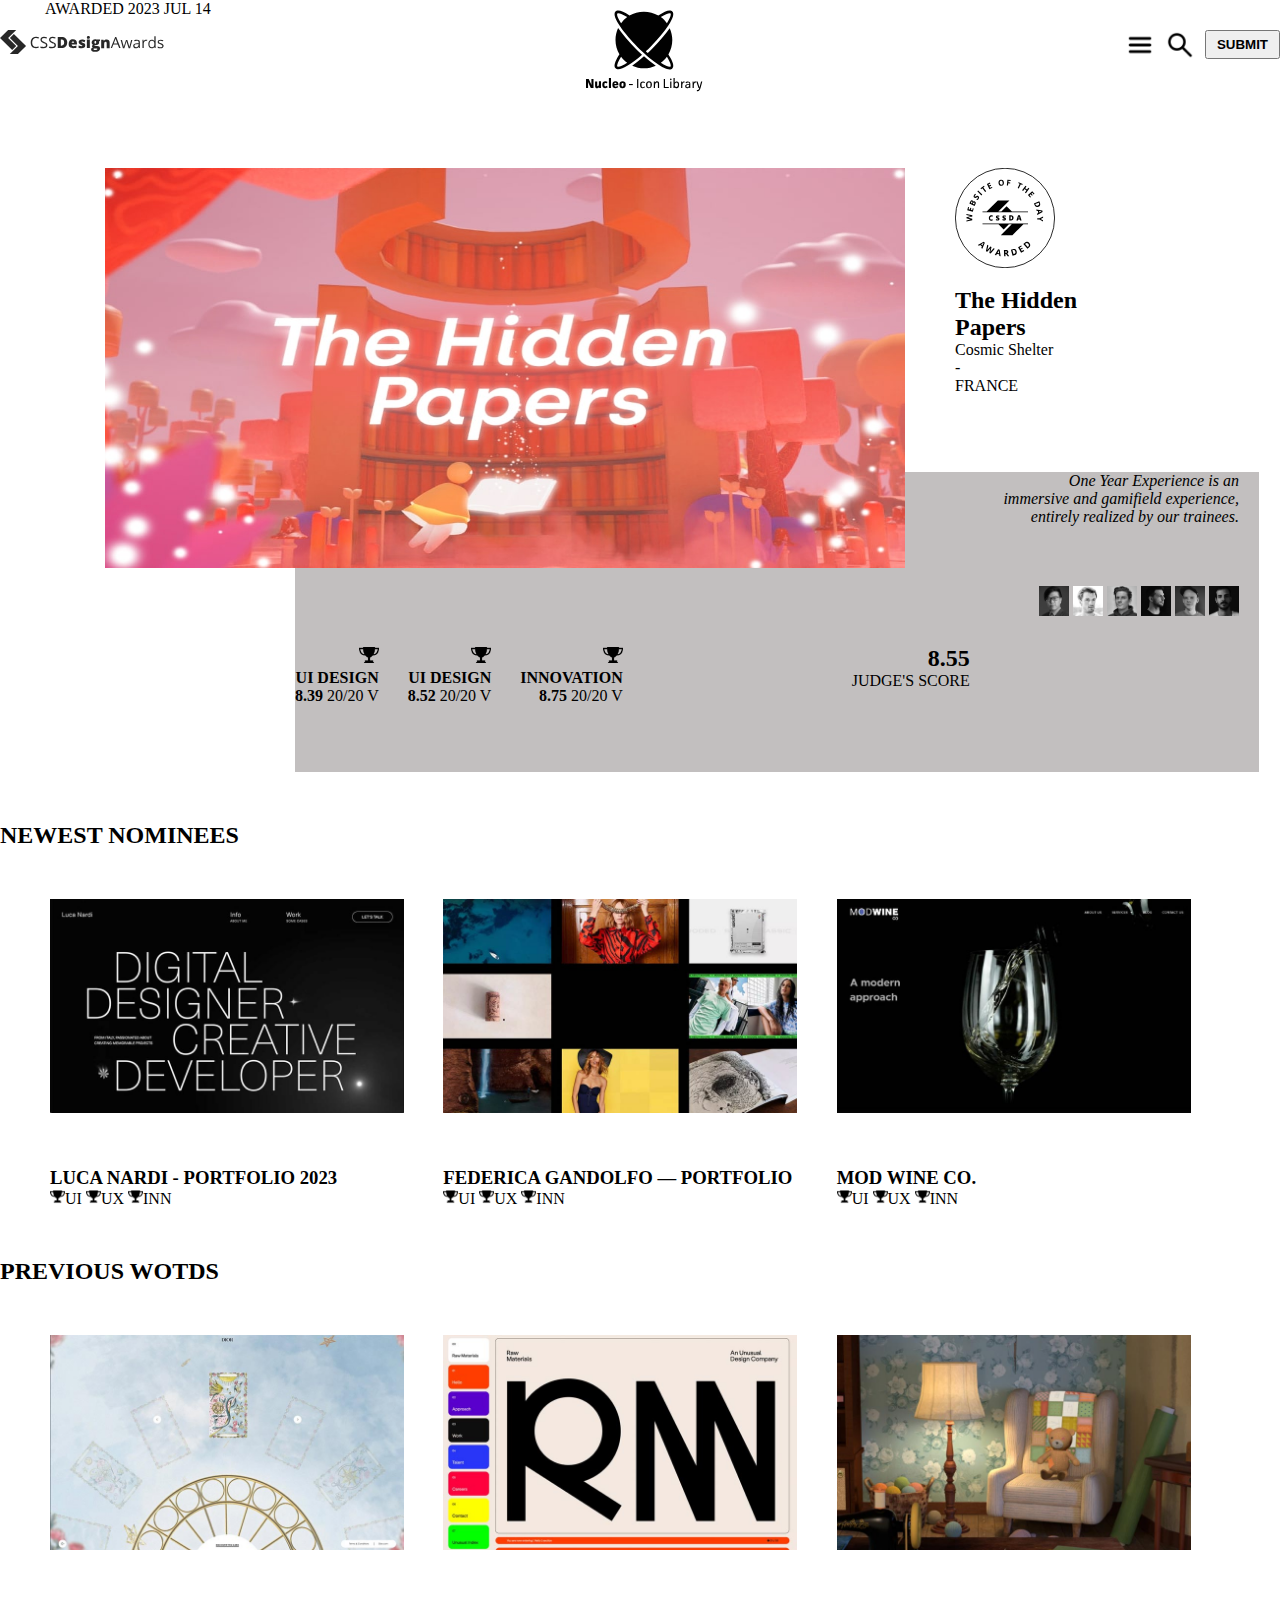
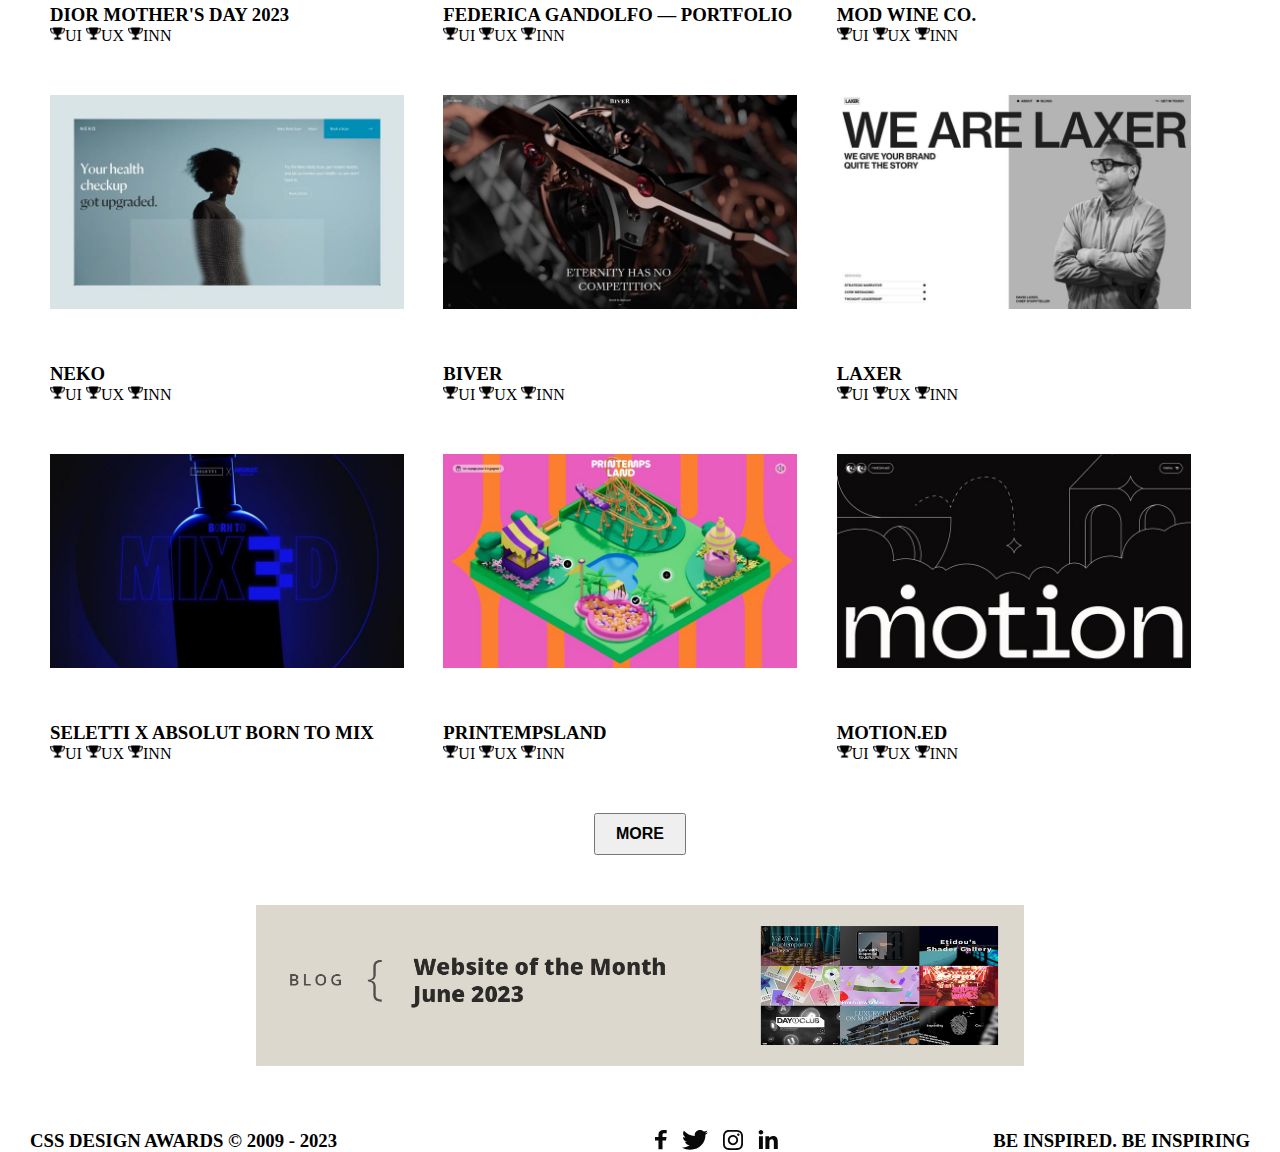
<file: weeks project/Quiz/Index.html>
<!DOCTYPE html>
<html lang="en">
<head>
    <meta charset="UTF-8">
    <meta name="viewport" content="width=device-width, initial-scale=1.0">
    <title>Document</title>
    <link rel="stylesheet" href="css/main.css">
</head>
<body>
   
    <nav class="nav">
        <div>
            <img src="Img/logo.svg" class="logo">
        </div>
        <div>
             <img src="Img/nucleo.svg" class="nucleo">
        </div>
        <div class="left">
             <img src="Img/menu.png" class="menu">
             <img src="Img/search.png" class="search">
             <div class="btn">
                  <button><b>SUBMIT</b></button>
             </div>
        </div>
    </nav>
    <div class="top">
        <div class="top_text">
             <p>AWARDED 2023 JUL 14</p>
        </div>
        <div class="git">
            <div class="g_ban">
                <div>
                     <img src="Img/banner_one.jpg" class="banner_1">
                </div>
                <div>
                    <div class="rgt">
                         <img src="Img/banner_right.svg" class="banner_rgt">
                         <h2 class="papers">The Hidden Papers</h2>
                         <p>Cosmic Shelter</p>
                         <p>-</p>
                         <p>FRANCE</p>
                    </div>
                </div>
            </div>
            <div class="under">
                <div class="trainees">
                    <p><i>One Year Experience is an <br> immersive and gamifield experience, <br> entirely realized by our trainees.</i></p> 
                </div>
                <div class="mens">
                     <img src="Img/man_1.jpg" class="men">
                     <img src="Img/man_two.jpg" class="men"> 
                     <img src="Img/man_three.jpg" class="men">
                     <img src="Img/man_four.jpg" class="men">
                     <img src="Img/man_five.jpg" class="men">
                     <img src="Img/man_six.jpg" class="men">  
                </div>
                <div class="trophy">
                    <div>
                         <img src="Img/trophy-cup-silhouette.png" class="cup">
                         <p><b>UI DESIGN</b></p>
                         <p><b>8.39</b> 20/20 V</p>
                    </div>
                    <div>
                        <img src="Img/trophy-cup-silhouette.png" class="cup">
                        <p><b>UI DESIGN</b></p>
                        <p><b>8.52</b> 20/20 V</p>
                    </div>
                    <div>
                        <img src="Img/trophy-cup-silhouette.png" class="cup">
                        <p><b>INNOVATION</b></p>
                        <p><b>8.75</b> 20/20 V</p>
                    </div>
                    <div>
                          <h2 class="judge">8.55</h2>
                          <p class="judge">JUDGE'S SCORE</p>
                    </div>
                </div>
            </div>
        </div>
    </div>
    
    <div class="newest">
        <h2>
            NEWEST NOMINEES
        </h2>
    </div>
    <div class="box">
        <div class="box_1">
             <img src="Img/box_one.jpg" class="tissue">
             <h3 class="box_text">LUCA NARDI - PORTFOLIO 2023 </h3>
             <P><img src="Img/trophy-cup-silhouette.png" class="jug">UI <img src="Img/trophy-cup-silhouette.png" class="jug">UX <img src="Img/trophy-cup-silhouette.png" class="jug">INN</P>
        </div>
        <div>
            <img src="Img/box_two.jpg" class="tissue">
             <h3 class="box_text">FEDERICA GANDOLFO — PORTFOLIO</h3>
             <P><img src="Img/trophy-cup-silhouette.png" class="jug">UI <img src="Img/trophy-cup-silhouette.png" class="jug">UX <img src="Img/trophy-cup-silhouette.png" class="jug">INN</P>
        </div>
        <div>
            <img src="Img/box_three.jpg" class="tissue">
            <h3 class="box_text">MOD WINE CO. </h3>
            <P><img src="Img/trophy-cup-silhouette.png" class="jug">UI <img src="Img/trophy-cup-silhouette.png" class="jug">UX <img src="Img/trophy-cup-silhouette.png" class="jug">INN</P>
        </div>
    </div>

    <div class="newest">
        <h2>
            PREVIOUS WOTDS
        </h2>
    </div>
    <div class="box">
        <div class="box_1">
             <img src="Img/2_box_one.jpg" class="tissue">
             <h3 class="box_text">DIOR MOTHER'S DAY 2023 </h3>
             <P><img src="Img/trophy-cup-silhouette.png" class="jug">UI <img src="Img/trophy-cup-silhouette.png" class="jug">UX <img src="Img/trophy-cup-silhouette.png" class="jug">INN</P>
        </div>
        <div>
            <img src="Img/2_box_two.jpg" class="tissue">
             <h3 class="box_text">FEDERICA GANDOLFO — PORTFOLIO</h3>
             <P><img src="Img/trophy-cup-silhouette.png" class="jug">UI <img src="Img/trophy-cup-silhouette.png" class="jug">UX <img src="Img/trophy-cup-silhouette.png" class="jug">INN</P>
        </div>
        <div>
            <img src="Img/2_box_three.jpg" class="tissue">
            <h3 class="box_text">MOD WINE CO. </h3>
            <P><img src="Img/trophy-cup-silhouette.png" class="jug">UI <img src="Img/trophy-cup-silhouette.png" class="jug">UX <img src="Img/trophy-cup-silhouette.png" class="jug">INN</P>
        </div>
    </div>

    <div class="box">
        <div class="box_1">
             <img src="Img/3_box_one.jpg" class="tissue">
             <h3 class="box_text">NEKO </h3>
             <P><img src="Img/trophy-cup-silhouette.png" class="jug">UI <img src="Img/trophy-cup-silhouette.png" class="jug">UX <img src="Img/trophy-cup-silhouette.png" class="jug">INN</P>
        </div>
        <div>
            <img src="Img/3_box_two.jpg" class="tissue">
             <h3 class="box_text">BIVER</h3>
             <P><img src="Img/trophy-cup-silhouette.png" class="jug">UI <img src="Img/trophy-cup-silhouette.png" class="jug">UX <img src="Img/trophy-cup-silhouette.png" class="jug">INN</P>
        </div>
        <div>
            <img src="Img/3_box_three.jpg" class="tissue">
            <h3 class="box_text">LAXER </h3>
            <P><img src="Img/trophy-cup-silhouette.png" class="jug">UI <img src="Img/trophy-cup-silhouette.png" class="jug">UX <img src="Img/trophy-cup-silhouette.png" class="jug">INN</P>
        </div>
    </div>

    <div class="box">
        <div class="box_1">
             <img src="Img/4_box_one.jpg" class="tissue">
             <h3 class="box_text">SELETTI X ABSOLUT BORN TO MIX </h3>
             <P><img src="Img/trophy-cup-silhouette.png" class="jug">UI <img src="Img/trophy-cup-silhouette.png" class="jug">UX <img src="Img/trophy-cup-silhouette.png" class="jug">INN</P>
        </div>
        <div>
            <img src="Img/4_box_two.jpg" class="tissue">
             <h3 class="box_text">PRINTEMPSLAND</h3>
             <P><img src="Img/trophy-cup-silhouette.png" class="jug">UI <img src="Img/trophy-cup-silhouette.png" class="jug">UX <img src="Img/trophy-cup-silhouette.png" class="jug">INN</P>
        </div>
        <div>
            <img src="Img/4_box_three.jpg" class="tissue">
            <h3 class="box_text">MOTION.ED </h3>
            <P><img src="Img/trophy-cup-silhouette.png" class="jug">UI <img src="Img/trophy-cup-silhouette.png" class="jug">UX <img src="Img/trophy-cup-silhouette.png" class="jug">INN</P>
        </div>
    </div>

    <div class="bottom">
        <div>
             <button><b>MORE</b></button>
        </div>
        <div>
             <img src="Img/bottom_img.jpg" class="pit">
        </div>
    </div>

    <div class="footer">
        <div>
              <h3>CSS DESIGN AWARDS © 2009 - 2023 </h3>
        </div>
        <div class="social">
            <img src="Img/facebook.svg" class="soc">
             <img src="Img/twitter.svg" class="soc">
             <img src="Img/instagram.svg" class="soc">
             <img src="Img/linkedin.svg" class="soc">
        </div>
        <div>
              <h3>
                  BE INSPIRED. BE INSPIRING
              </h3>
        </div>
    </div>
</body>
</html>
</file>
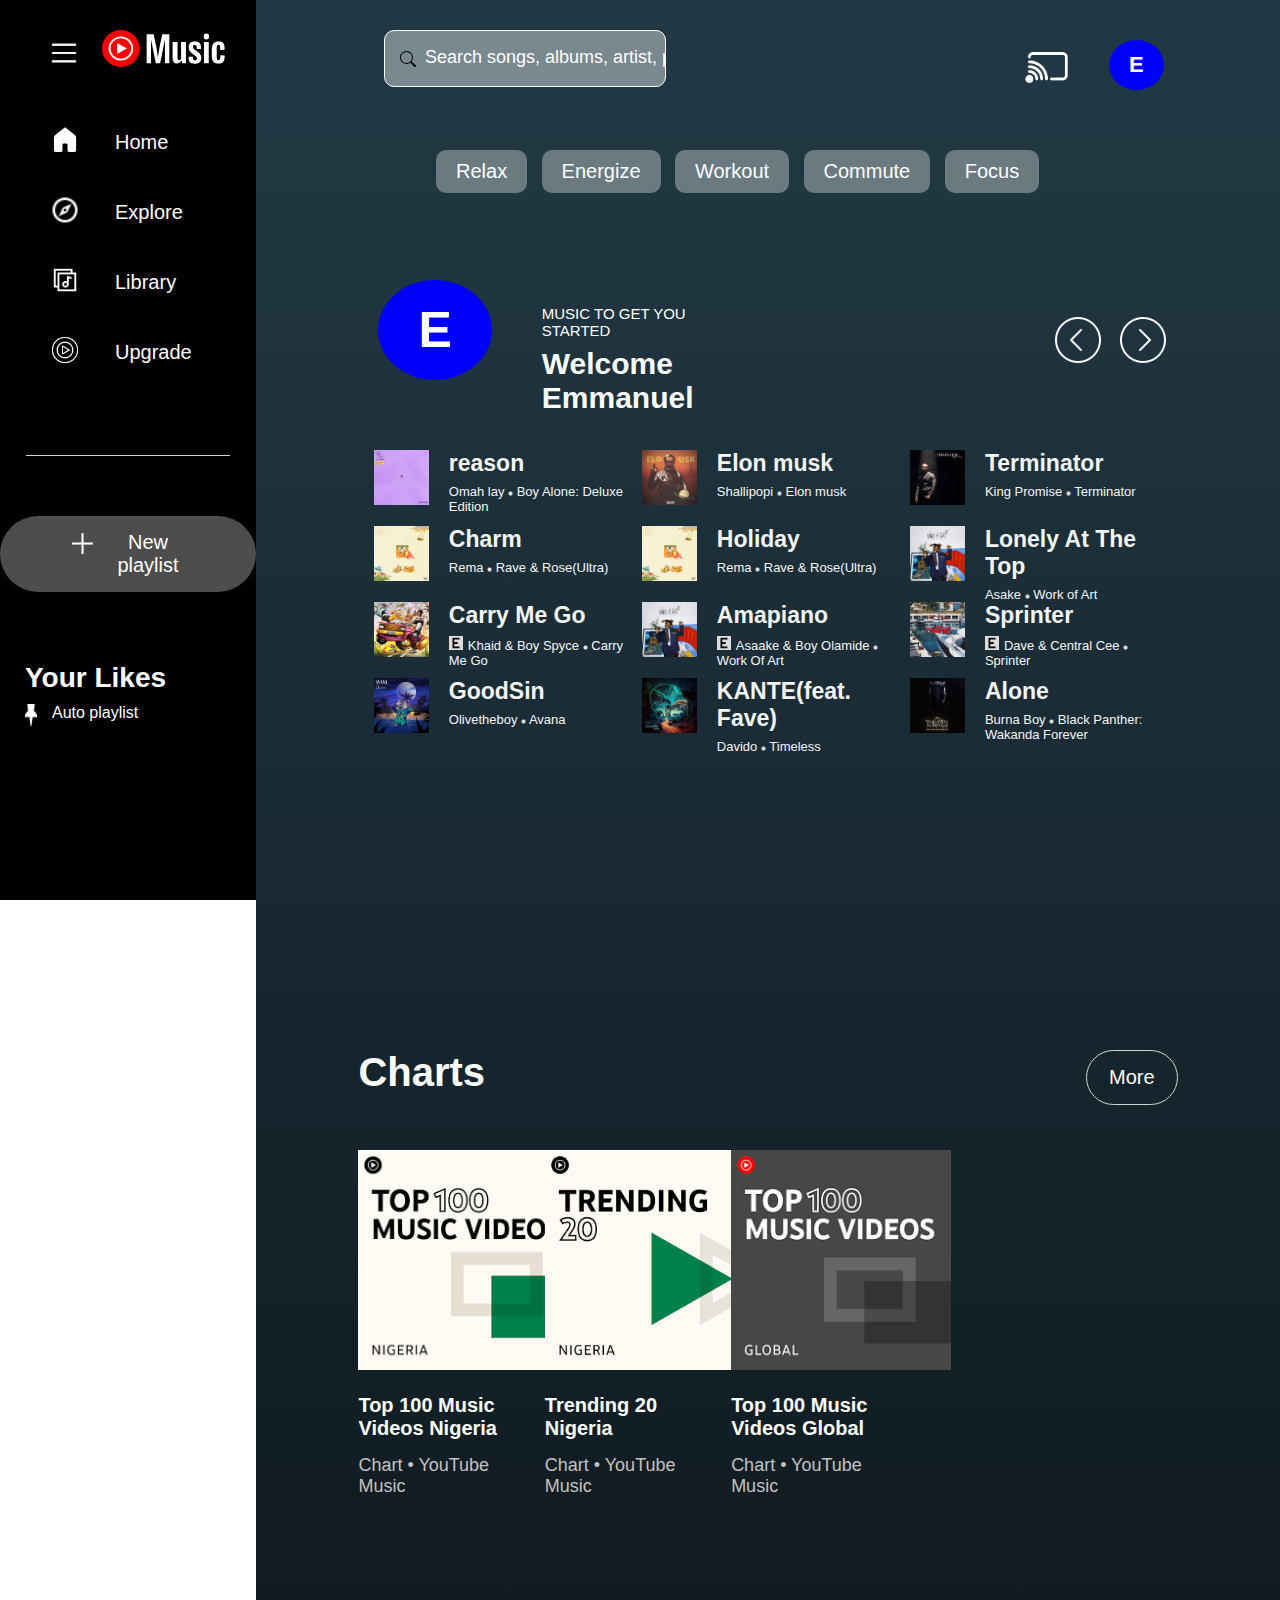
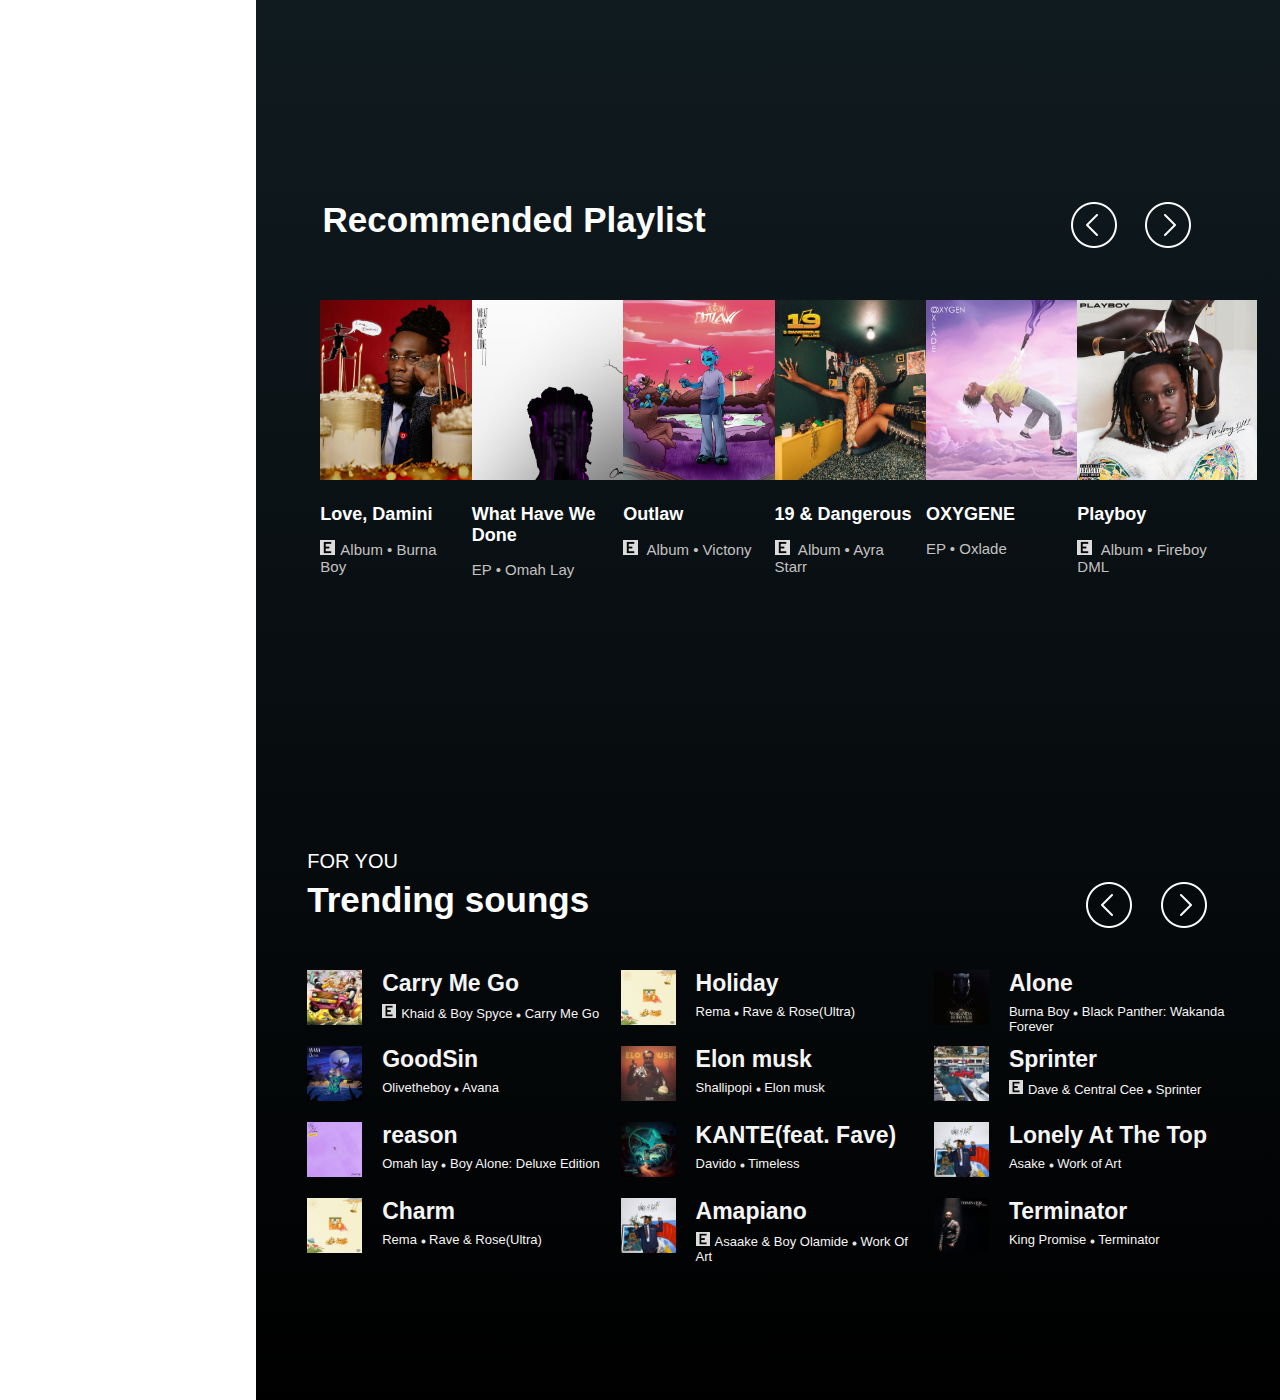
<file: weeks project/Work/assignment/index.html>
<!DOCTYPE html>
<html lang="en">

<head>
    <meta charset="UTF-8">
    <meta name="viewport" content="width=device-width, initial-scale=1.0">
    <title>YouTube Music</title>
    <link rel="stylesheet" href="./css/main.css">
    <link rel="shortcut icon" href="./img/favicon.ico" type="image/x-icon">
</head>

<body>
    <nav>
        <div class="cast">
            <div class="search">
                <form class="nosubmit">
                    <input class="nosubmit" type="search" placeholder="Search songs, albums, artist, podcasts">
                </form>
            </div>
            <div class="user">
                <img src="./img/cast.png" alt="">
                <button>E</button>
            </div>
        </div>
    </nav>
    <div class="body">
        <div class="lef">
            <div class="logo">
                <img class="icon" src="./img/icon.png" alt="">
                <img class="log" src="./img/logo.svg" alt="">
            </div>
            <div class="home">
                <img src="./img/home.png" alt="">
                <h3>Home</h3>
            </div>
            <div class="explore">
                <img src="./img/explore.png" alt="">
                <h3>Explore</h3>
            </div>
            <div class="library">
                <img src="./img/libary.png" alt="">
                <h3>Library</h3>
            </div>
            <div class="upgrade">
                <img src="./img/upgrade.png" alt="">
                <h3>Upgrade</h3>
            </div>
            <div class="divs">

            </div>
            <button class="play">
                <img src="./img/plus.png" alt="">
                <p>New playlist</p>
            </button>
            <div class="likes">
                <h3>
                    Your Likes
                </h3>
                <div class="pin">
                    <img src="./img/pin.png" alt="">
                    <p>Auto playlist</p>
                </div>
            </div>
        </div>
        <div class="right">
            <div class="btn">
                <button>Relax</button>
                <button>Energize</button>
                <button>Workout</button>
                <button>Commute</button>
                <button>Focus</button>
            </div>

            <div class="banner1">
                <div class="ban1">
                    <div class="left">
                        <button>E</button>
                        <div class="txt">
                            <p>MUSIC TO GET YOU STARTED</p>
                            <h3>Welcome Emmanuel</h3>
                        </div>
                    </div>
                    <div class="righ">
                        <img src="./img/next_left.png" alt="">
                        <img src="./img/next_right.png" alt="">
                    </div>
                </div>
            </div>

            <div class="banner2">
                <div class="ban2">
                    <div class="first">
                        <div class="one">
                            <img src="./img/reason.jpg" alt="">
                            <div class="txt">
                                <h4>
                                    reason
                                </h4>
                                <p>
                                    Omah lay <img src="./img/dot.png" alt=""> Boy Alone: Deluxe Edition
                                </p>
                            </div>
                        </div>
                        <div class="two">
                            <img src="./img/charm.jpg" alt="">
                            <div class="txt">
                                <h4>
                                    Charm
                                </h4>
                                <p>
                                    Rema <img src="./img/dot.png" alt=""> Rave & Rose(Ultra)
                                </p>
                            </div>
                        </div>
                        <div class="thre">
                            <img src="./img/carry.jpg" alt="">
                            <div class="txt">
                                <h4>
                                    Carry Me Go
                                </h4>
                                <p>
                                    <img class="explicit" src="./img/explicit.png" alt="">Khaid & Boy Spyce <img
                                        src="./img/dot.png" alt=""> Carry Me Go
                                </p>
                            </div>
                        </div>
                        <div class="four">
                            <img src="./img/good_sin.jpg" alt="">
                            <div class="txt">
                                <h4>
                                    GoodSin
                                </h4>
                                <p>
                                    Olivetheboy <img src="./img/dot.png" alt=""> Avana
                                </p>
                            </div>
                        </div>
                    </div>
                    <div class="second">
                        <div class="one">
                            <img src="./img/elon.jpg" alt="">
                            <div class="txt">
                                <h4>
                                    Elon musk
                                </h4>
                                <p>
                                    Shallipopi <img src="./img/dot.png" alt=""> Elon musk
                                </p>
                            </div>
                        </div>
                        <div class="two">
                            <img src="./img/charm.jpg" alt="">
                            <div class="txt">
                                <h4>
                                    Holiday
                                </h4>
                                <p>
                                    Rema <img src="./img/dot.png" alt=""> Rave & Rose(Ultra)
                                </p>
                            </div>
                        </div>
                        <div class="thre">
                            <img src="./img/amapiano.jpg" alt="">
                            <div class="txt">
                                <h4>
                                    Amapiano
                                </h4>
                                <p>
                                    <img class="explicit" src="./img/explicit.png" alt="">Asaake & Boy Olamide <img
                                        src="./img/dot.png" alt=""> Work Of Art
                                </p>
                            </div>
                        </div>
                        <div class="four">
                            <img src="./img/kante.jpg" alt="">
                            <div class="txt">
                                <h4>
                                    KANTE(feat. Fave)
                                </h4>
                                <p>
                                    Davido <img src="./img/dot.png" alt=""> Timeless
                                </p>
                            </div>
                        </div>
                    </div>
                    <div class="third">
                        <div class="one">
                            <img src="./img/terminator.jpg" alt="">
                            <div class="txt">
                                <h4>
                                    Terminator
                                </h4>
                                <p>
                                    King Promise <img src="./img/dot.png" alt=""> Terminator
                                </p>
                            </div>
                        </div>
                        <div class="two">
                            <img src="./img/lonely.jpg" alt="">
                            <div class="txt">
                                <h4>
                                    Lonely At The Top
                                </h4>
                                <p>
                                    Asake <img src="./img/dot.png" alt=""> Work of Art
                                </p>
                            </div>
                        </div>
                        <div class="thre">
                            <img src="./img/sprinter.jpg" alt="">
                            <div class="txt">
                                <h4>
                                    Sprinter
                                </h4>
                                <p>
                                    <img class="explicit" src="./img/explicit.png" alt="">Dave & Central Cee <img
                                        src="./img/dot.png" alt=""> Sprinter
                                </p>
                            </div>
                        </div>
                        <div class="four">
                            <img src="./img/alone.jpg" alt="">
                            <div class="txt">
                                <h4>
                                    Alone
                                </h4>
                                <p>
                                    Burna Boy <img src="./img/dot.png" alt=""> Black Panther: Wakanda Forever
                                </p>
                            </div>
                        </div>
                    </div>
                </div>
            </div>

            <div class="banner3">
                <div class="ban3">
                    <div class="left">
                        <h3>Charts</h3>
                    </div>
                    <div class="righ">
                        <button>More</button>
                    </div>
                </div>
            </div>

            <div class="banner4">
                <div class="ban4">
                    <div class="left">
                        <div class="one">
                            <img src="./img/music_ video.png" alt="">
                            <h3>
                                Top 100 Music Videos Nigeria
                            </h3>
                            <p>
                                Chart • YouTube Music
                            </p>
                        </div>
                        <div class="two">
                            <img src="./img/top21.png" alt="">
                            <h3>
                                Trending 20 Nigeria
                            </h3>
                            <p>
                                Chart • YouTube Music
                            </p>
                        </div>
                        <div class="three">
                            <img src="./img/top_100.png" alt="">
                            <h3>
                                Top 100 Music Videos Global
                            </h3>
                            <p>
                                Chart • YouTube Music
                            </p>
                        </div>
                    </div>
                    <div class="righ">

                    </div>
                </div>
            </div>

            <div class="banner5">
                <div class="ban5">
                    <div class="left">
                        <h3>
                            Recommended Playlist
                        </h3>
                    </div>
                    <div class="righ">
                        <img src="./img/next_left.png" alt="">
                        <img src="./img/next_right.png" alt="">
                    </div>
                </div>
            </div>

            <div class="banner6">
                <div class="ban6">
                    <div class="one">
                        <img src="./img/love.jpg" alt="">
                        <h3>
                            Love, Damini
                        </h3>
                        <p>
                            <img src="./img/explicit.png" alt="">Album • Burna Boy
                        </p>
                    </div>
                    <div class="two">
                        <img src="./img/done.jpg" alt="">
                        <h3>
                            What Have We Done
                        </h3>
                        <p>
                            EP • Omah Lay
                        </p>
                    </div>
                    <div class="three">
                        <img src="./img/outlaw.jpg" alt="">
                        <h3>
                            Outlaw
                        </h3>
                        <p>
                            <img src="./img/explicit.png" alt=""> Album • Victony
                        </p>
                    </div>
                    <div class="four">
                        <img src="./img/danger.jpg" alt="">
                        <h3>
                            19 & Dangerous
                        </h3>
                        <p>
                            <img src="./img/explicit.png" alt=""> Album • Ayra Starr
                        </p>
                    </div>
                    <div class="five">
                        <img src="./img/oxygen.jpg" alt="">
                        <h3>
                            OXYGENE
                        </h3>
                        <p>
                            EP • Oxlade
                        </p>
                    </div>
                    <div class="six">
                        <img src="./img/playboy.jpg" alt="">
                        <h3>
                            Playboy
                        </h3>
                        <p>
                            <img src="./img/explicit.png" alt=""> Album • Fireboy DML
                        </p>
                    </div>
                </div>
            </div>

            <div class="banner7">
                <div class="ban7">
                    <h3>
                        FOR YOU
                    </h3>
                </div>
            </div>

            <div class="banner8">
                <div class="ban8">
                    <div class="left">
                        <h3>
                            Trending soungs
                        </h3>
                    </div>
                    <div class="righ">
                        <img src="./img/next_left.png" alt="">
                        <img src="./img/next_right.png" alt="">
                    </div>
                </div>
            </div>

            <div class="banner9">
                <div class="ban9">
                    <div class="first">
                        <div class="one">
                            <img src="./img/carry.jpg" alt="">
                            <div class="txt">
                                <h4>
                                    Carry Me Go
                                </h4>
                                <p>
                                    <img class="explicit" src="./img/explicit.png" alt="">Khaid & Boy Spyce
                                    <img src="./img/dot.png" alt=""> Carry Me Go
                                </p>
                            </div>
                        </div>
                        <div class="two">
                            <img src="./img/good_sin.jpg" alt="">
                            <div class="txt">
                                <h4>
                                    GoodSin
                                </h4>
                                <p>
                                    Olivetheboy <img src="./img/dot.png" alt=""> Avana
                                </p>
                            </div>
                        </div>
                        <div class="thre">
                            <img src="./img/reason.jpg" alt="">
                            <div class="txt">
                                <h4>
                                    reason
                                </h4>
                                <p>
                                    Omah lay <img src="./img/dot.png" alt=""> Boy Alone: Deluxe Edition
                                </p>
                            </div>
                        </div>
                        <div class="four">
                            <img src="./img/charm.jpg" alt="">
                            <div class="txt">
                                <h4>
                                    Charm
                                </h4>
                                <p>
                                    Rema <img src="./img/dot.png" alt=""> Rave & Rose(Ultra)
                                </p>
                            </div>
                        </div>
                    </div>
                    <div class="second">
                        <div class="one">
                            <img src="./img/charm.jpg" alt="">
                            <div class="txt">
                                <h4>
                                    Holiday
                                </h4>
                                <p>
                                    Rema <img src="./img/dot.png" alt=""> Rave & Rose(Ultra)
                                </p>
                            </div>
                        </div>
                        <div class="two">
                            <img src="./img/elon.jpg" alt="">
                            <div class="txt">
                                <h4>
                                    Elon musk
                                </h4>
                                <p>
                                    Shallipopi <img src="./img/dot.png" alt=""> Elon musk
                                </p>
                            </div>
                        </div>
                        <div class="thre">
                            <img src="./img/kante.jpg" alt="">
                            <div class="txt">
                                <h4>
                                    KANTE(feat. Fave)
                                </h4>
                                <p>
                                    Davido <img src="./img/dot.png" alt=""> Timeless
                                </p>
                            </div>
                        </div>
                        <div class="four">
                            <img src="./img/amapiano.jpg" alt="">
                            <div class="txt">
                                <h4>
                                    Amapiano
                                </h4>
                                <p>
                                    <img class="explicit" src="./img/explicit.png" alt="">Asaake & Boy Olamide <img
                                        src="./img/dot.png" alt=""> Work Of Art
                                </p>
                            </div>
                        </div>
                    </div>
                    <div class="third">
                        <div class="one">
                            <img src="./img/alone.jpg" alt="">
                            <div class="txt">
                                <h4>
                                    Alone
                                </h4>
                                <p>
                                    Burna Boy <img src="./img/dot.png" alt=""> Black Panther: Wakanda Forever
                                </p>
                            </div>
                        </div>
                        <div class="two">
                            <img src="./img/sprinter.jpg" alt="">
                            <div class="txt">
                                <h4>
                                    Sprinter
                                </h4>
                                <p>
                                    <img class="explicit" src="./img/explicit.png" alt="">Dave & Central Cee <img
                                        src="./img/dot.png" alt=""> Sprinter
                                </p>
                            </div>
                        </div>
                        <div class="thre">
                            <img src="./img/lonely.jpg" alt="">
                            <div class="txt">
                                <h4>
                                    Lonely At The Top
                                </h4>
                                <p>
                                    Asake <img src="./img/dot.png" alt=""> Work of Art
                                </p>
                            </div>
                        </div>
                        <div class="four">
                            <img src="./img/terminator.jpg" alt="">
                            <div class="txt">
                                <h4>
                                    Terminator
                                </h4>
                                <p>
                                    King Promise <img src="./img/dot.png" alt=""> Terminator
                                </p>
                            </div>
                        </div>
                    </div>
                </div>
            </div>

        </div>

    </div>
    </div>
</body>

</html>
</file>
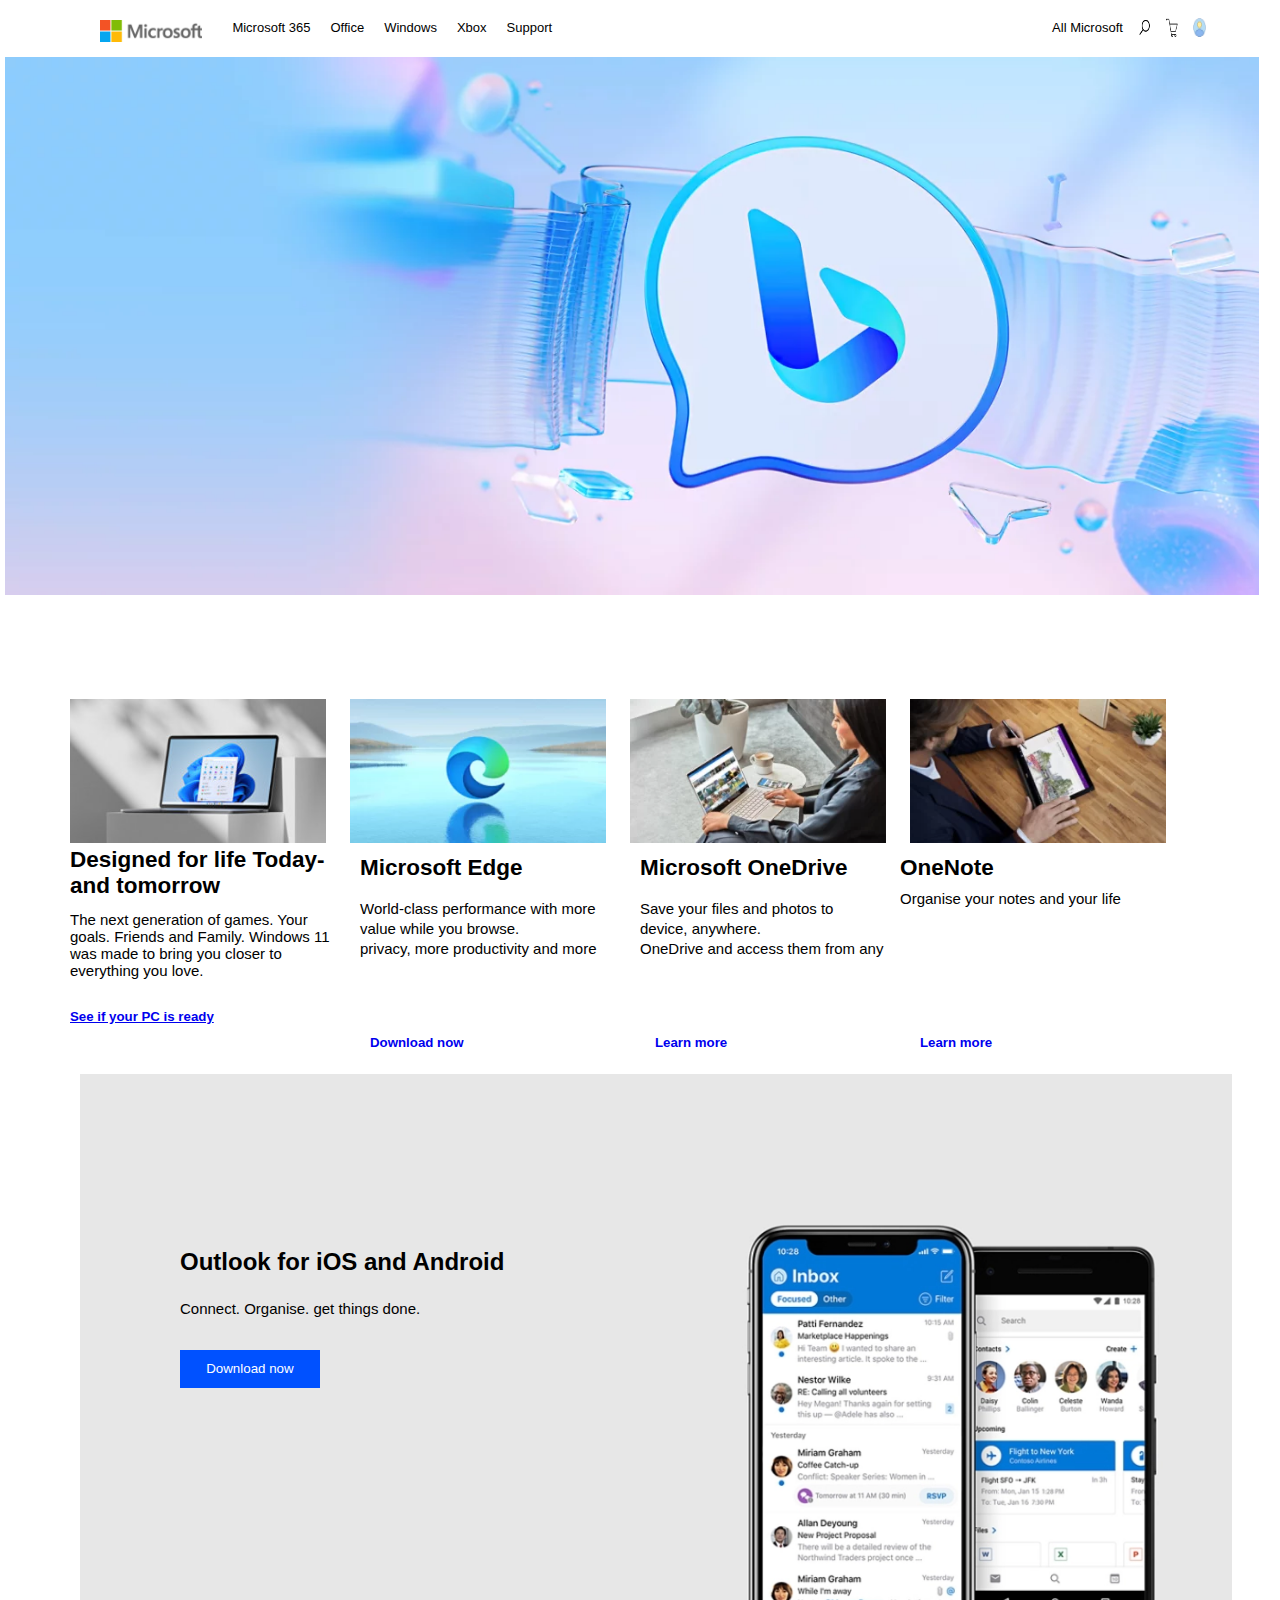
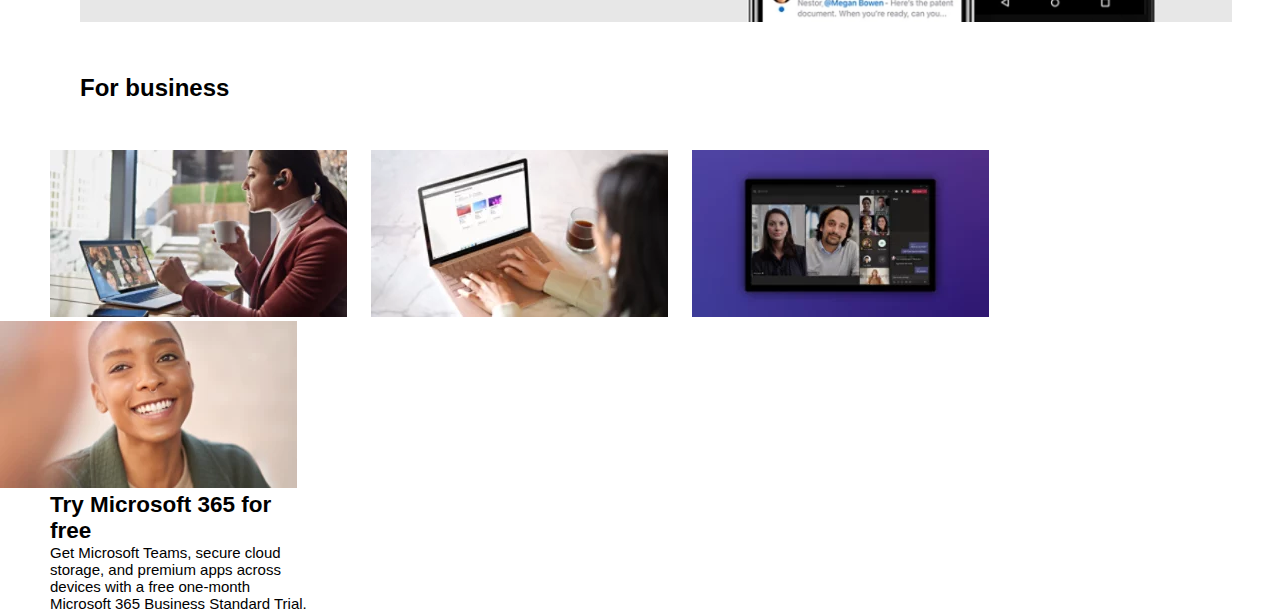
<file: weeks project/micro/Microsoft.html>
<!DOCTYPE html>
<html lang="en">
<head>
    <meta charset="UTF-8">
    <meta name="viewport" content="width=device-width, initial-scale=1.0">
    <link rel="stylesheet" href="./micro.css">
    <title>Document</title>
</head>
<body>
     <nav class="now">
        <div>
            <ul>
                <img src="Imgimg/logo.png" alt="" class="hmm1">
            <a href="microsoft.html"><li class="microsoftlink">Microsoft 365</li></a>
            <a href="office.html"><li class="officelink">Office</li></a>
            <a href="windows.html"><li class="windowslink">Windows</li></a>
            <a href="xbox.html"><li class="xboxlink">Xbox</li></a>
            <a href="support.html"><li class="supportlink">Support</li></a>
            <a href="all microsoft.html"><li class="alllink">All Microsoft</li></a>
            <img src="Imgimg/search.png" alt="" class="hhh">
            <img src="Imgimg/icons8-cart-50.png" alt="" class="mmm">
            <img src="Imgimg/icons8-test-account-16.png" alt="" class="ddd">
            </ul>
        </div>
     </nav>
     <div>
        <img src="Imgimg/banner_two.webp" alt="" class="hmm2">
     </div>
     <div>
        <img src="Imgimg/asspics1.jpeg" alt="" class="oi1">
        <img src="Imgimg/asspics2.webp" alt="" class="oi2">
        <img src="Imgimg/asspics3.webp" alt="" class="oi3">
        <img src="Imgimg/asspics5.webp" alt="" class="oi5">
     </div>
     <nav class="text">
     <div>
        <a href="xbox.html"><h2 class="dlink">Designed for life Today-</h2></a>
        <a href="xbox.html"><h2 class="tlink">and tomorrow</h2></a>
        <a href="xbox.html"><li class="alink">The next generation of games. Your</li></a>
        <a href="xbox.html"><li class="slink">goals. Friends and Family. Windows 11</li></a>
        <a href="xbox.html"><li class="rlink">was made to bring you closer to</li></a>
        <a href="xbox.html"><li class="flink">everything you love.</li></a>

     </div>
     </nav>
     <nav class="text2">
        <div>
           <a href="xbox.html"><h2 class="q1link">Microsoft Edge</h2></a>
           <a href="xbox.html"><li class="q2link">World-class performance with more</li></a>
           <a href="xbox.html"><li class="q3link">privacy, more productivity and more</li></a>
           <a href="xbox.html"><li class="q4link">value while you browse.</li></a>
   
        </div>
        </nav>
        <nav class="text3">
            <div>
               <a href="xbox.html"><h2 class="z1link">Microsoft OneDrive</h2></a>
               <a href="xbox.html"><li class="z2link">Save your files and photos to</li></a>
               <a href="xbox.html"><li class="z3link">OneDrive and access them from any</li></a>
               <a href="xbox.html"><li class="z4link">device, anywhere.</li></a>
       
            </div>
            </nav>
            <nav class="text4">
               <div>
                  <a href="xbox.html"><h2 class="j1link">OneNote</h2></a>
                  <a href="xbox.html"><li class="j2link">Organise your notes and your life</li></a>
               </div>
               </nav>

               <nav class="www">
                  <div>
                     <a href="bbb.html"><h5 class="pclink1">See if your PC is ready</h5></a>
                  </div>
                  <div>
                     <a href="bbb.html"><h5 class="pclink2">Download now</h5></a>
                  </div>
                  <div>
                     <a href="bbb.html"><h5 class="pclink3">Learn more</h5></a>
                  </div>
                  <div>
                     <a href="bbb.html"><h5 class="pclink4">Learn more</h5></a>
                  </div>
               </nav>

               <div>
                  <img src="Imgimg/asspic00.webp" alt="" class="asd">
               </div>
               <nav class="text5">
                  <div>
                     <a href="xbox.html"><h1 class="n1link">Outlook for iOS and Android</h1></a>
                     <a href="xbox.html"><li class="n2link">Connect. Organise. get things done.</li></a>
                  </div>
                  </nav>

                 

                  <div class="cool">
                      <button style="color: white;background-color: #0051ff;border-color: transparent;width: 3.7cm; height: 1cm;">Download now</button>
                  </div>
                  <div class="ooo">
                     <h2>For business</h2>
                  </div>
                  <div>
                      <img src="Imgimg/assgn.webp" alt="" class="e1">
                      <img src="Imgimg/assgn2.webp" alt="" class="e2">
                      <img src="Imgimg/assgn3.webp" alt="" class="e3">
                      <img src="Imgimg/assgn4.webp" alt="" class="e4">
                  </div>

                  <nav class="text00">
                     <div>
                        <a href="xbox.html"><h2 class="link1">Try Microsoft 365 for</h2></a>
                        <a href="xbox.html"><h2 class="link2">free</h2></a>
                        <a href="xbox.html"><li class="link3">Get Microsoft Teams, secure cloud</li></a>
                        <a href="xbox.html"><li class="link4">storage, and premium apps across</li></a>
                        <a href="xbox.html"><li class="link5">devices with a free one-month</li></a>
                        <a href="xbox.html"><li class="link6">Microsoft 365 Business Standard Trial.</li></a>
                
                     </div>
                     </nav>
                  
</body>
</html>
</file>
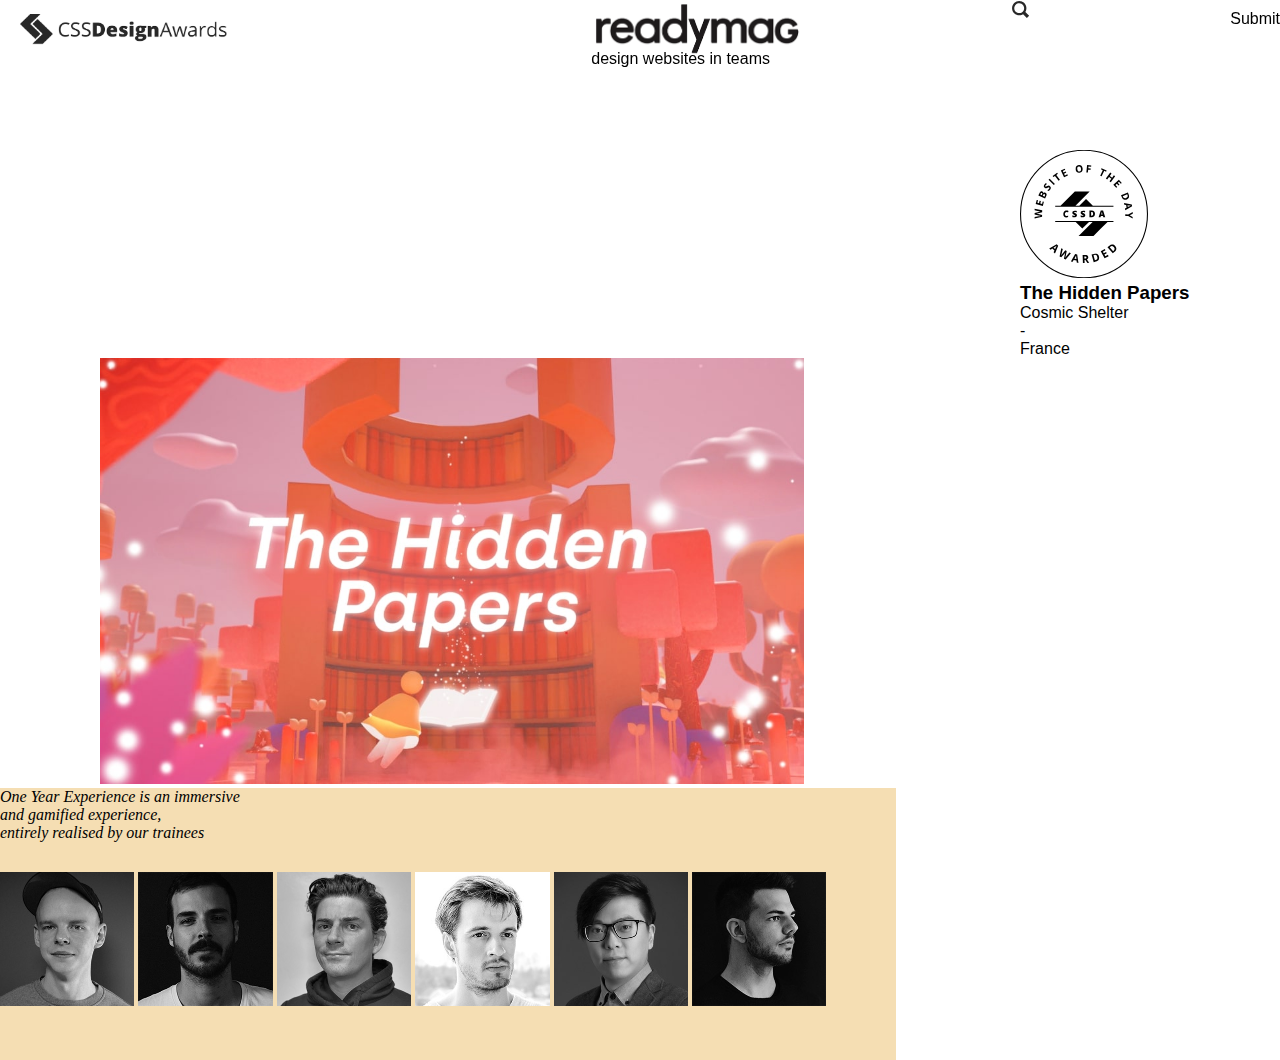
<file: weeks project/Test/cssawards.html>
<!DOCTYPE html>
<html lang="en">
<head>
    <meta charset="UTF-8">
    <meta name="viewport" content="width=device-width, initial-scale=1.0">
    <link rel="stylesheet" href="./css/awards.css">
    <title>Document</title>
</head>
<body>
    <nav>
<div class="wow">
        <div class="a1">
         <img src="gg/download.png" alt="" class="a2">
        </div>
        <div class="">
            <img src="gg/readymag icon.png" alt="" class="a4">
        </div>
        <div class="blah">
            <p>design websites in teams</p>
        </div>
        <div>
            <img src="gg/search_icon.svg" alt="" class="a8">
        </div>
        <div class="blah2">
            <p>Submit</p>
        </div>
         </div>
    </nav>
    <div class="lala1">
    <img src="gg/web_o_day.svg" alt="">
   </div>
   <div class="text2">
      <h3>The Hidden Papers</h3>
      <p>Cosmic Shelter</p>
      <p>-</p>
      <p>France</p>
   </div>

   <div>
    <img src="gg/banna 1.jpg" alt="" class="ban">
   </div>
    
  
    <div class="text1">
       
        <p><i>One Year Experience is an immersive</i></p>
        <p><i>and gamified experience,</i></p>
        <p><i>entirely realised by our trainees</i></p>
        <img src="gg/sixthp.jpg" alt="" class="ppl1">
        <img src="gg/seventhp.jpg" alt="" class="ppl2">
        <img src="gg/thirdp.jpg" alt="" class="ppl3">
        <img src="gg/secondp.jpg" alt="" class="ppl4">
        <img src="gg/firstp.jpg" alt="" class="ppl5">
        <img src="gg/fourthp.jpg" alt="" class="ppl6">
    </div>
      
</body>
</html>
</file>
<file: weeks project/Quiz/css/main.css>
*{
    margin: 0px;
    padding: 0px;
}
.nav{
    width: 100%;
    display: flex;
    justify-content: space-between;
    position: fixed;
}
.nucleo{
    width: 150px;
    height: 100px;
}
.menu{
    width: 30px;
    height: 30px;
    padding-right: 10px;
}
.search{
    width: 30px;
    height: 30px;
    padding-right: 10px;
}
.left button{
    padding: 5px 10px 5px 10px;
}
.left{
    display: flex;
    margin-top: 30px;
}
.logo{
    margin-top: 30px;
}
.git{
    width: 90%;
}
.top{
    margin-left: 45px;
    margin-right: 45px;
}
.g_ban{
    display: flex;
    margin-top: 150px;
    margin-left: 60px;
}
.banner_1{
    width: 800px;
    height: 400px;
}
.banner_rgt{
   
    height: 100px;
}
.rgt{
    margin-left: 50px;
}
.papers{
    margin-top: 15px;
}
.under{
    text-align: right;
    width: 90%;
    margin-left: 250px;
    background-color: rgb(194, 191, 191);
    margin-top: -100px;
    z-index: auto;
    height: 300px;
}
.trainees{
    margin-right: 20px;
}
.mens{
    margin-right: 20px;
}
.trophy{
    width: 70%;
    display: flex;
    margin-top: 25px;
    justify-content: space-between;
}
.men{
    width: 30px;
    height: 30px;
    margin-top: 60px;
}
.cup{
    max-width: 20px;
    max-height: 20px;
}
.judge{
    margin-left: 200px;
}
.box{
    display: flex;
    justify-content: space-between;
    margin: 50px;
}
.tissue{
    max-width: 90%;
    
}
.jug{
    height: 15px;
    width: 15px;
}
.newest{
    margin-top: 50px;
}
.pit{
    width: 60%;
    margin-top: 50px;
    
}
.bottom{
    text-align: center;
}
.bottom button{
    padding: 10px 20px 10px 20px;
    font-size: 16px;
}
.footer{
    display: flex;
    justify-content: space-between;
    margin: 60px 30px 0px 30px;
}
.social{
    width: 20px;
    height: 20px;
    display: flex;
}
.soc{
    margin-right: 15px;
}
.box_text{
    margin-top: 50px;
}
</file>
<file: weeks project/Work/assignment/css/main.css>
*{
    margin: 0;
    padding: 0;
    font-family: Arial, Helvetica, sans-serif;
}

nav{
    height: 100px;
    width: 100%;
    padding-top: 30px;
    position: fixed;
    padding-left: 30%;
    background-color: #213844;
}

nav .cast{
    display: flex;
    height: 100px;
    justify-content: space-between;
}

nav .search{
    width: 40%;
}

nav .user{
    width: 50%;
    display: flex;
}

nav .user img{
    height: 45px;
    margin-top: 15px;
    margin-right: 20px;
}

nav .user button{
    padding: 10px 20px;
    border-radius: 50%;
    height: 50px;
    margin-top: 10px;
    margin-left: 20px;
    border: none;
    background-color: blue;
    color: white;
    font-size: 22px;
    font-weight: bold;
}

nav .cast .search  .nosubmit input {
    margin: auto;
    border: 1px solid #ffff;
    border-radius: 10px;
    width: 55%;
    padding: 20px 0px 20px 40px;
    background: rgba(255, 255, 255, 0.404) url("data:image/svg+xml,%3Csvg xmlns='http://www.w3.org/2000/svg' width='16' height='16' class='bi bi-search' viewBox='0 0 16 16'%3E%3Cpath d='M11.742 10.344a6.5 6.5 0 1 0-1.397 1.398h-.001c.03.04.062.078.098.115l3.85 3.85a1 1 0 0 0 1.415-1.414l-3.85-3.85a1.007 1.007 0 0 0-.115-.1zM12 6.5a5.5 5.5 0 1 1-11 0 5.5 5.5 0 0 1 11 0z'%3E%3C/path%3E%3C/svg%3E") no-repeat 15px center;
}

input::placeholder{
    color: white;
    font-size: 18px;
    padding-right: 450px;
}

.body{
    height: 1000px;
}

.body .lef{
    width: 20%;
    background-color: black;
    height: 100%;
    position: fixed;
}

.lef .logo{
    margin-top: 30px;
    margin-left: 50px;
    align-items: center;
    height: 60px;
}

.logo .icon{
    height: 28px;
    margin-right: 20px;
}

.logo .log{
    height: 37px;
}

.lef .home{
    display: flex;
    height: 70px;
    color: white;
    margin-top: 35px;
}

.lef .home img{
    margin-left: 50px;
    height: 30px;
}

.lef .home h3{
    margin-left: 35px;
    margin-top: 6px;
    font-size: 20px;
    font-weight: normal;
}

.lef .explore{
    display: flex;
    height: 70px;
    color: white;
}

.lef .explore img{
    margin-left: 50px;
    height: 30px;
}

.lef .explore h3{
    margin-left: 35px;
    margin-top: 6px;
    font-size: 20px;
    font-weight: normal;
}

.lef .library{
    display: flex;
    height: 70px;
    color: white;
}

.lef .library img{
    margin-left: 50px;
    height: 30px;
}

.lef .library h3{
    margin-left: 35px;
    margin-top: 6px;
    font-size: 20px;
    font-weight: normal;
}

.lef .upgrade{
    display: flex;
    height: 70px;
    color: white;
    margin-bottom: 50px;
}

.lef .upgrade img{
    margin-left: 50px;
    height: 30px;
}

.lef .upgrade h3{
    margin-left: 35px;
    margin-top: 6px;
    font-size: 20px;
    font-weight: normal;
}

.lef .divs{
    height: 10px;
    width: 80%;
    margin: auto;
    border-top: 1px solid lightgray;
}

.play{
    display: flex;
    margin: auto;
    margin-top: 50px;
    padding: 15px 70px;
    background-color: rgb(77, 77, 77);
    border-radius: 50px;
    border: none;
    cursor: pointer;
}

.play img{
    height: 25px;
    margin-right: 15px;
}

.play p{
    color: white;
    font-size: 20px;
}

.likes{
    height: 60px;
    margin-left: 20px;
    color: white;
    margin-top: 70px;
}

.likes .pin{
    display: flex;
}

.likes h3{
    margin-bottom: 10px;
    margin-left: 5px;
    font-size: 28px;
}

.likes .pin img{
    height: 22px;
    margin-right: 10px;
}

.body .right{
    margin-left: 20%;
    width: 80%;
    background-image: linear-gradient(to bottom, #223a46, rgb(0, 0, 0));
    height: 3000px;
}

.body .right .btn{
    height: 50px;
    margin-left: 180px;
    padding-top: 150px;
}

.body .right .btn button{
    color: #ffff;
    background-color: #ffffff56;
    padding: 10px 20px;
    margin-right: 10px;
    border-radius: 10px;
    border: none;
    font-size: 20px;
}

.body .right .banner1{
    height: 100px;
    margin-top: 80px;
}

.ban1{
    width: 80%;
    margin: auto;
    height: 100px;
    display: flex;
    justify-content: space-between;
}

.ban1 .left{
    height: 100px;
   width: 45%;
    display: flex;
}

.ban1 .left .txt{
    margin-left: 50px;
    color: white;
}

.ban1 .left .txt p{
    font-size: 15px;
    margin-top: 25px;
    margin-bottom: 8px;
}

.ban1 .left .txt h3{
    font-size: 30px;
}

.ban1 .left button{
    padding: 10px 40px;
    border-radius: 50%;
    margin-left: 20px;
    border: none;
    background-color: blue;
    color: white;
    font-size: 50px;
    font-weight: bold;
}

.banner1 .ban1 .righ{
    height: 100px;
    width: 45%;
    color: transparent;
    background-color: none;
    text-align: right;
}

.ban1 .righ img{
    margin-top: 35px;
    margin-right: 10px;
}

.banner2{
    height: 400px;
    margin-top: 70px;
}

.banner2 .ban2{
    width: 77%;
    height: 400px;
    margin: auto;
    display: flex;
    justify-content: space-between;
}

.ban2 .first{
    width: 32%;
    height: 400px;
}

.ban2 .second{
    width: 32%;
    height: 400px;
}

.ban2 .third{
    width: 32%;
    height: 400px;
}

.ban2 .first .one{
    display: flex;
    height: 70px;
    margin-bottom: 6px;
}

.ban2 .first .one img{
    height: 55px;
    width: 55px;
}

.ban2 .first .one .txt{
    margin-left: 20px;
    color: whitesmoke;
}

.ban2 .first .one .txt p img{
    height: 5px;
    width: 5px;
}

.ban2 .first .one .txt p{
    font-size: 13px;
}

.ban2 .first .one .txt h4{
    font-size: 23px;
    margin-bottom: 7px;
}


.ban2 .first .two{
    display: flex;
    height: 70px;
    margin-bottom: 6px;
}

.ban2 .first .two img{
    height: 55px;
    width: 55px;
}

.ban2 .first .two .txt{
    margin-left: 20px;
    color: whitesmoke;
}

.ban2 .first .two .txt p img{
    height: 5px;
    width: 5px;
}

.ban2 .first .two .txt p{
    font-size: 13px;
}

.ban2 .first .two .txt h4{
    font-size: 23px;
    margin-bottom: 7px;
}


.ban2 .first .thre{
    display: flex;
    height: 70px;
    margin-bottom: 6px;
}

.ban2 .first .thre img{
    height: 55px;
    width: 55px;
}

.ban2 .first .thre .txt{
    margin-left: 20px;
    color: whitesmoke;
}

.ban2 .first .thre .txt p img{
    height: 5px;
    width: 5px;
}

.ban2 .first .thre .txt p .explicit{
    height: 14px;
    width: 14px;
    margin-right: 5px;
}

.ban2 .first .thre .txt p{
    font-size: 13px;
}

.ban2 .first .thre .txt h4{
    font-size: 23px;
    margin-bottom: 7px;
}

.ban2 .first .four{
    display: flex;
    height: 70px;
    margin-bottom: 6px;
}

.ban2 .first .four img{
    height: 55px;
    width: 55px;
}

.ban2 .first .four .txt{
    margin-left: 20px;
    color: whitesmoke;
}

.ban2 .first .four .txt p img{
    height: 5px;
    width: 5px;
}

.ban2 .first .four .txt p .explicit{
    height: 14px;
    width: 14px;
    margin-right: 5px;
}

.ban2 .first .four .txt p{
    font-size: 13px;
}

.ban2 .first .four .txt h4{
    font-size: 23px;
    margin-bottom: 7px;
}


.ban2 .second .one{
    display: flex;
    height: 70px;
    margin-bottom: 6px;
}

.ban2 .second .one img{
    height: 55px;
    width: 55px;
}

.ban2 .second .one .txt{
    margin-left: 20px;
    color: whitesmoke;
}

.ban2 .second .one .txt p img{
    height: 5px;
    width: 5px;
}

.ban2 .second .one .txt p{
    font-size: 13px;
}

.ban2 .second .one .txt h4{
    font-size: 23px;
    margin-bottom: 7px;
}


.ban2 .second .two{
    display: flex;
    height: 70px;
    margin-bottom: 6px;
}

.ban2 .second .two img{
    height: 55px;
    width: 55px;
}

.ban2 .second .two .txt{
    margin-left: 20px;
    color: whitesmoke;
}

.ban2 .second .two .txt p img{
    height: 5px;
    width: 5px;
}

.ban2 .second .two .txt p{
    font-size: 13px;
}

.ban2 .second .two .txt h4{
    font-size: 23px;
    margin-bottom: 7px;
}


.ban2 .second .thre{
    display: flex;
    height: 70px;
    margin-bottom: 6px;
}

.ban2 .second .thre img{
    height: 55px;
    width: 55px;
}

.ban2 .second .thre .txt{
    margin-left: 20px;
    color: whitesmoke;
}

.ban2 .second .thre .txt p img{
    height: 5px;
    width: 5px;
}

.ban2 .second .thre .txt p .explicit{
    height: 14px;
    width: 14px;
    margin-right: 5px;
}

.ban2 .second .thre .txt p{
    font-size: 13px;
}

.ban2 .second .thre .txt h4{
    font-size: 23px;
    margin-bottom: 7px;
}

.ban2 .second .four{
    display: flex;
    height: 70px;
    margin-bottom: 6px;
}

.ban2 .second .four img{
    height: 55px;
    width: 55px;
}

.ban2 .second .four .txt{
    margin-left: 20px;
    color: whitesmoke;
}

.ban2 .second .four .txt p img{
    height: 5px;
    width: 5px;
}

.ban2 .second .four .txt p .explicit{
    height: 14px;
    width: 14px;
    margin-right: 5px;
}

.ban2 .second .four .txt p{
    font-size: 13px;
}

.ban2 .second .four .txt h4{
    font-size: 23px;
    margin-bottom: 7px;
}



.ban2 .third .one{
    display: flex;
    height: 70px;
    margin-bottom: 6px;
}

.ban2 .third .one img{
    height: 55px;
    width: 55px;
}

.ban2 .third .one .txt{
    margin-left: 20px;
    color: whitesmoke;
}

.ban2 .third .one .txt p img{
    height: 5px;
    width: 5px;
}

.ban2 .third .one .txt p{
    font-size: 13px;
}

.ban2 .third .one .txt h4{
    font-size: 23px;
    margin-bottom: 7px;
}


.ban2 .third .two{
    display: flex;
    height: 70px;
    margin-bottom: 6px;
}

.ban2 .third .two img{
    height: 55px;
    width: 55px;
}

.ban2 .third .two .txt{
    margin-left: 20px;
    color: whitesmoke;
}

.ban2 .third .two .txt p img{
    height: 5px;
    width: 5px;
}

.ban2 .third .two .txt p{
    font-size: 13px;
}

.ban2 .third .two .txt h4{
    font-size: 23px;
    margin-bottom: 7px;
}


.ban2 .third .thre{
    display: flex;
    height: 70px;
    margin-bottom: 6px;
}

.ban2 .third .thre img{
    height: 55px;
    width: 55px;
}

.ban2 .third .thre .txt{
    margin-left: 20px;
    color: whitesmoke;
}

.ban2 .third .thre .txt p img{
    height: 5px;
    width: 5px;
}

.ban2 .third .thre .txt p .explicit{
    height: 14px;
    width: 14px;
    margin-right: 5px;
}

.ban2 .third .thre .txt p{
    font-size: 13px;
}

.ban2 .third .thre .txt h4{
    font-size: 23px;
    margin-bottom: 7px;
}

.ban2 .third .four{
    display: flex;
    height: 70px;
    margin-bottom: 6px;
}

.ban2 .third .four img{
    height: 55px;
    width: 55px;
}

.ban2 .third .four .txt{
    margin-left: 20px;
    color: whitesmoke;
}

.ban2 .third .four .txt p img{
    height: 5px;
    width: 5px;
}

.ban2 .third .four .txt p .explicit{
    height: 14px;
    width: 14px;
    margin-right: 5px;
}

.ban2 .third .four .txt p{
    font-size: 13px;
}

.ban2 .third .four .txt h4{
    font-size: 23px;
    margin-bottom: 7px;
}

.banner3{
    height: 50px;
    margin-top: 200px;
}

.ban3{
    height: 50px;
    width: 80%;
    margin: auto;
    display: flex;
    justify-content: space-between;
}

.ban3 .left h3{
    color: white;
    font-size: 40px;
}

.ban3 .righ{
    height: 50px;
}

.ban3 .righ button{
    background-color: transparent;
    border: 1px solid lightgray;
    padding: 15px 22px;
    border-radius: 30px;
    font-size: 20px;
    color: white;
}

.banner4{
    height: 250px;
    margin-top: 50px;
}

.ban4{
    width: 80%;
    height: 250px;
    display: flex;
    margin: auto;
    justify-content: space-between;
}

.ban4 .left{
    width: 65%;
    height: 250px;
    display: flex;
    justify-content: space-between;
}

.ban4 .left .one{
    width: 30%;
    height: 250px;
}

.ban4 .left .two{
    width: 30%;
    height: 250px;
}

.ban4 .left .three{
    width: 30%;
    height: 250px;
}

.ban4 .left img{
    height: 220px;
    width: 220px;
}

.ban4 .left h3{
    color: white;
    margin-top: 20px;
    font-size: 20px;
    margin-bottom: 15px;
}

.ban4 .left p{
    color: rgb(196, 193, 193);
    font-size: 18px;
}

.ban4 .righ{
    width: 30%;
    height: 150px;
}

.banner5{
    height: 100px;
    margin-top: 400px;
}

.ban5{
    height: 100px;
    width: 87%;
    margin: auto;
    display: flex;
    justify-content: space-between;
}

.ban5 .left{
    width: 50%;
    height: 100px;
    color: white;
}

.ban5 .left h3{
    font-size: 35px;
}

.banner5 .ban5 .righ{
    height: 100px;
    width: 50%;
    color: transparent;
    background-color: none;
    text-align: right;
}

.ban5 .righ img{
    margin-right: 20px;
}

.banner6{
    height: 300px;
}

.banner6 .ban6{
    height: 300px;
    width: 90%;
    margin: auto;
    display: flex;
    justify-content: space-evenly;
}

.ban6 .one{
    height: 300px;
    width: 15%;
}

.ban6 .two{
    height: 300px;
    width: 15%;
}

.ban6 .three{
    height: 300px;
    width: 15%;
}

.ban6 .four{
    height: 300px;
    width: 15%;
}

.ban6 .five{
    height: 300px;
    width: 15%;
}

.ban6 .six{
    height: 300px;
    width: 15%;
}

.ban6 img{
    height: 180px;
    width: 180px;
}

.ban6 p img{
    height: 15px;
    width: 15px;
    margin-right: 5px;
}

.ban6 h3{
    color: white;
    margin-top: 20px;
    font-size: 18px;
    margin-bottom: 15px;
}

.ban6 p{
    color: rgb(196, 193, 193);
    font-size: 15px;
}

.banner7{
    margin-top: 250px;
    height: 30px;
}

.banner7 .ban7{
    width: 90%;
    height: 30px;
    margin: auto;
    color: white;
}

.ban7 h3{
    font-size: 20px;
    font-weight: lighter;
}

.banner8{
    height: 90px;
}

.ban8 {
    height: 90px;
    width: 90%;
    display: flex;
    margin: auto;
    justify-content: space-between;
}

.ban8 .left{
    width: 50%;
    height: 90px;
    color: white;
}

.ban8 .left h3{
    font-size: 35px;
}

.banner8 .ban8 .righ{
    height: 90px;
    width: 50%;
    color: transparent;
    background-color: none;
    text-align: right;
}

.ban8 .righ img{
    margin-right: 20px;
}


.banner9{
    height: 400px;
}

.banner9 .ban9{
    width: 90%;
    height: 400px;
    margin: auto;
    display: flex;
    justify-content: space-between;
}

.ban9 .first{
    width: 32%;
    height: 400px;
}

.ban9 .second{
    width: 32%;
    height: 400px;
}

.ban9 .third{
    width: 32%;
    height: 400px;
}

.ban9 .first .one{
    display: flex;
    height: 70px;
    margin-bottom: 6px;
}

.ban9 .first .one img{
    height: 55px;
    width: 55px;
}

.ban9 .first .one .txt{
    margin-left: 20px;
    color: whitesmoke;
}

.ban9 .first .one .txt p img{
    height: 5px;
    width: 5px;
}

.ban9 .first .one .txt p{
    font-size: 13px;
}

.ban9 .first .one .txt h4{
    font-size: 23px;
    margin-bottom: 7px;
}


.ban9 .first .two{
    display: flex;
    height: 70px;
    margin-bottom: 6px;
}

.ban9 .first .two img{
    height: 55px;
    width: 55px;
}

.ban9 .first .two .txt{
    margin-left: 20px;
    color: whitesmoke;
}

.ban9 .first .two .txt p img{
    height: 5px;
    width: 5px;
}

.ban9 .first .two .txt p{
    font-size: 13px;
}

.ban9 .first .two .txt h4{
    font-size: 23px;
    margin-bottom: 7px;
}


.ban9 .first .thre{
    display: flex;
    height: 70px;
    margin-bottom: 6px;
}

.ban9 .first .thre img{
    height: 55px;
    width: 55px;
}

.ban9 .first .thre .txt{
    margin-left: 20px;
    color: whitesmoke;
}

.ban9 .first .thre .txt p img{
    height: 5px;
    width: 5px;
}

.ban9 .first .one .txt p .explicit{
    height: 14px;
    width: 14px;
    margin-right: 5px;
}

.ban9 .first .thre .txt p{
    font-size: 13px;
}

.ban9 .first .thre .txt h4{
    font-size: 23px;
    margin-bottom: 7px;
}

.ban9 .first .four{
    display: flex;
    height: 70px;
    margin-bottom: 6px;
}

.ban9 .first .four img{
    height: 55px;
    width: 55px;
}

.ban9 .first .four .txt{
    margin-left: 20px;
    color: whitesmoke;
}

.ban9 .first .four .txt p img{
    height: 5px;
    width: 5px;
}

.ban9 .first .four .txt p .explicit{
    height: 14px;
    width: 14px;
    margin-right: 5px;
}

.ban9 .first .four .txt p{
    font-size: 13px;
}

.ban9 .first .four .txt h4{
    font-size: 23px;
    margin-bottom: 7px;
}


.ban9 .second .one{
    display: flex;
    height: 70px;
    margin-bottom: 6px;
}

.ban9 .second .one img{
    height: 55px;
    width: 55px;
}

.ban9 .second .one .txt{
    margin-left: 20px;
    color: whitesmoke;
}

.ban9 .second .one .txt p img{
    height: 5px;
    width: 5px;
}

.ban9 .second .one .txt p{
    font-size: 13px;
}

.ban9 .second .one .txt h4{
    font-size: 23px;
    margin-bottom: 7px;
}


.ban9 .second .two{
    display: flex;
    height: 70px;
    margin-bottom: 6px;
}

.ban9 .second .two img{
    height: 55px;
    width: 55px;
}

.ban9 .second .two .txt{
    margin-left: 20px;
    color: whitesmoke;
}

.ban9 .second .two .txt p img{
    height: 5px;
    width: 5px;
}

.ban9 .second .two .txt p{
    font-size: 13px;
}

.ban9 .second .two .txt h4{
    font-size: 23px;
    margin-bottom: 7px;
}


.ban9 .second .thre{
    display: flex;
    height: 70px;
    margin-bottom: 6px;
}

.ban9 .second .thre img{
    height: 55px;
    width: 55px;
}

.ban9 .second .thre .txt{
    margin-left: 20px;
    color: whitesmoke;
}

.ban9 .second .thre .txt p img{
    height: 5px;
    width: 5px;
}

.ban9 .second .four .txt p .explicit{
    height: 14px;
    width: 14px;
    margin-right: 5px;
}

.ban9 .second .thre .txt p{
    font-size: 13px;
}

.ban9 .second .thre .txt h4{
    font-size: 23px;
    margin-bottom: 7px;
}

.ban9 .second .four{
    display: flex;
    height: 70px;
    margin-bottom: 6px;
}

.ban9 .second .four img{
    height: 55px;
    width: 55px;
}

.ban9 .second .four .txt{
    margin-left: 20px;
    color: whitesmoke;
}

.ban9 .second .four .txt p img{
    height: 5px;
    width: 5px;
}

.ban9 .second .four .txt p .explicit{
    height: 14px;
    width: 14px;
    margin-right: 5px;
}

.ban9 .second .four .txt p{
    font-size: 13px;
}

.ban9 .second .four .txt h4{
    font-size: 23px;
    margin-bottom: 7px;
}



.ban9 .third .one{
    display: flex;
    height: 70px;
    margin-bottom: 6px;
}

.ban9 .third .one img{
    height: 55px;
    width: 55px;
}

.ban9 .third .one .txt{
    margin-left: 20px;
    color: whitesmoke;
}

.ban9 .third .one .txt p img{
    height: 5px;
    width: 5px;
}

.ban9 .third .one .txt p{
    font-size: 13px;
}

.ban9 .third .one .txt h4{
    font-size: 23px;
    margin-bottom: 7px;
}


.ban9 .third .two{
    display: flex;
    height: 70px;
    margin-bottom: 6px;
}

.ban9 .third .two img{
    height: 55px;
    width: 55px;
}

.ban9 .third .two .txt{
    margin-left: 20px;
    color: whitesmoke;
}

.ban9 .third .two .txt p img{
    height: 5px;
    width: 5px;
}

.ban9 .third .two .txt p{
    font-size: 13px;
}

.ban9 .third .two .txt h4{
    font-size: 23px;
    margin-bottom: 7px;
}


.ban9 .third .thre{
    display: flex;
    height: 70px;
    margin-bottom: 6px;
}

.ban9 .third .thre img{
    height: 55px;
    width: 55px;
}

.ban9 .third .thre .txt{
    margin-left: 20px;
    color: whitesmoke;
}

.ban9 .third .thre .txt p img{
    height: 5px;
    width: 5px;
}

.ban9 .third .two .txt p .explicit{
    height: 14px;
    width: 14px;
    margin-right: 5px;
}

.ban9 .third .thre .txt p{
    font-size: 13px;
}

.ban9 .third .thre .txt h4{
    font-size: 23px;
    margin-bottom: 7px;
}

.ban9 .third .four{
    display: flex;
    height: 70px;
    margin-bottom: 6px;
}

.ban9 .third .four img{
    height: 55px;
    width: 55px;
}

.ban9 .third .four .txt{
    margin-left: 20px;
    color: whitesmoke;
}

.ban9 .third .four .txt p img{
    height: 5px;
    width: 5px;
}

.ban9 .third .four .txt p .explicit{
    height: 14px;
    width: 14px;
    margin-right: 5px;
}

.ban9 .third .four .txt p{
    font-size: 13px;
}

.ban9 .third .four .txt h4{
    font-size: 23px;
    margin-bottom: 7px;
}
</file>
<file: weeks project/micro/micro.css>
*{
    padding: 0;
    margin: 0;
}
.now ul{
    display: flex;
}
.now a{
    list-style: none;
    text-decoration: none;
    color: black;
    font-size: 13px;
    font-family: 'Segoe UI', Tahoma, Geneva, Verdana, sans-serif;
    padding-top: 20px;
}
.hmm1{
    width: 8%;
   padding-top: 20px;
    padding-left: 100px;
}
.microsoftlink{
    padding-left: 30px;
}
.officelink{
    padding-left: 20px;
}
.windowslink{
    padding-left: 20px;
}
.xboxlink{
    padding-left: 20px;
}
.supportlink{
    padding-left: 20px; 
}
.alllink{
    padding-left: 500px;
}
.hhh{
    width: 1%;
    height: 0.5cm;
    padding-top: 18px;
    padding-left: 15px;
}
.mmm{
    width: 1%;
    height: 0.5cm;
    padding-top: 18px;
    padding-left: 15px;
}
.ddd{
    width: 1%;
    height: 0.5cm;
    padding-top: 18px;
    padding-left: 15px;
}
.hmm2{
    width: 98%;
    padding-top: 15px;
    padding-left: 5px;
}
.oi1{
    width: 20%;
    padding-left: 70px;
    padding-top: 100px;
}
.oi2{
    width: 20%;
    padding-left: 20px;
}
.oi3{
    width: 20%;
    padding-left: 20px;
}

.oi5{
    width: 20%;
    padding-left: 20px;
}
.text a{
    list-style: none;
    text-decoration: none;
    color: black;
    font-size: 15px;
    font-family: 'Segoe UI', Tahoma, Geneva, Verdana, sans-serif;
    padding-top: 20px;
    
}
.dlink{
    padding-left: 70px;
}
.tlink{
    padding-left: 70px;
}
.alink{
    padding-top: 12px;
    padding-left: 70px;
}
.slink{
    padding-left: 70px;
}
.rlink{
    padding-left: 70px;
}
.flink{
    padding-left: 70px;
}
.text2 a{
    list-style: none;
    text-decoration: none;
    color: black;
    font-size: 15px;
    font-family: 'Segoe UI', Tahoma, Geneva, Verdana, sans-serif;
    padding-top: 20px;
}
.q1link{
    padding-left: 360px;
   position: absolute;
   top: 855px;
}
.q2link{
    padding-left: 360px;
    position: absolute;
    top: 900px;
}
.q3link{
    padding-left: 360px;
    position: absolute;
    top: 940px;
}
.q4link{
    padding-left: 360px;
    position: absolute;
    top: 920px;
}
.text3 a{
    list-style: none;
    text-decoration: none;
    color: black;
    font-size: 15px;
    font-family: 'Segoe UI', Tahoma, Geneva, Verdana, sans-serif;
    padding-top: 20px;
}
.z1link{
    padding-left: 640px;
    position: absolute;
    top: 855px;
}
.z2link{
    padding-left: 640px;
    position: absolute;
    top: 900px;
}
.z3link{
    padding-left: 640px;
    position: absolute;
    top: 940px;
}
.z4link{
    padding-left: 640px;
    position: absolute;
    top: 920px;
}
.text4 a{
    list-style: none;
    text-decoration: none;
    color: black;
    font-size: 15px;
    font-family: 'Segoe UI', Tahoma, Geneva, Verdana, sans-serif;
    padding-top: 20px;
}
.j1link{
    padding-left: 900px;
    position: absolute;
    top: 855px;
}
.j2link{
    padding-left: 900px;
    position: absolute;
    top: 890px;
}
.asd{
    width: 90%;
    padding-top: 50px;
    padding-left: 80px;
}
.text5 a{
    list-style: none;
    text-decoration: none;
    color: black;
    font-size: 15px;
    font-family: 'Segoe UI', Tahoma, Geneva, Verdana, sans-serif;
    padding-top: 20px;
}
.n1link{
    padding-left:180px;
    position: absolute;
    top: 1250px;
    font-family: inherit;
    font-weight: 600;
    line-height: 1.0;
    font-size: 1.5rem;
}
.n2link{
    padding-left:180px;
    position: absolute;
    top: 1300px;
}
.cool{
    padding-left:180px;
    position: absolute;
    top: 1350px;
}
.ooo{
    font-family:'Segoe UI', Tahoma, Geneva, Verdana, sans-serif;
    font-weight: 600;
    line-height: 1.0;
    padding-top: 50px;
    padding-left: 80px;
}
.e1{
    padding-top: 50px;
    padding-left: 50px;
}
.e2{
    padding-left: 20px;
}
.e3{
    padding-left: 20px;
}
.text00 a{
    list-style: none;
    text-decoration: none;
    color: black;
    font-size: 15px;
    font-family: 'Segoe UI', Tahoma, Geneva, Verdana, sans-serif;
    padding-top: 20px;
}
.link1{
    padding-left: 50px;
}
.link2{
    padding-left: 50px;
}
.link3{
    padding-left: 50px;
}
.link4{
    padding-left: 50px;
} 
.link5{
    padding-left: 50px;
}
.link6{
    padding-left: 50px;
}
.www{
    list-style: none;
    font-family: 'Segoe UI', Tahoma, Geneva, Verdana, sans-serif;
    padding-left: 70px;
    padding-top: 30px;
}
.pclink2{
 padding-left: 300px;
 position: absolute;
 top: 1035px;
}
.pclink3{
    padding-left: 585px;
    position: absolute;
    top: 1035px;
}
.pclink4{
  padding-left: 850px;
  position: absolute;
  top: 1035px;
}
</file>
<file: weeks project/Test/css/awards.css>
*{
    padding: 0;
    margin: 0;
}
nav{
    position: fixed;
    display: flex;
    width: 100%;
    background-color:white;
    padding-bottom: 60px;
}
nav .wow{
    display: flex;
}
nav .a1{
    margin: auto;
}


.a2{
width: 35%;
padding-left: 20px;
}
.a4{
  width: 50%;
}

.blah{
    padding-right: 50px;
    padding-top: 50px;
    font-family: sans-serif;
    position: absolute;
    right: 460px;
}
.blah2{
    font-family: sans-serif;
    padding-top: 10px;
    padding-left: 200px;
}
.text1{
    background-color:wheat;
    padding-bottom: 50px;
    max-height: 400px;
    max-width: 70%;
}
.lala1{
    width: 10%;
    padding-top: 150px;
    padding-left: 1020px;
}
.text2{
    padding-left: 1020px;
    font-family: sans-serif;
}
.ban{
    width: 55%;
   padding-left: 100px;
}
.ppl1{
    padding-top: 30px;
    width: 15%;
}
.ppl2{
    width: 15%;
}
.ppl3{
    width: 15%;
}
.ppl4{
    width: 15%;
}
.ppl5{
    width: 15%;
}
.ppl6{
    width: 15%;
}
</file>
